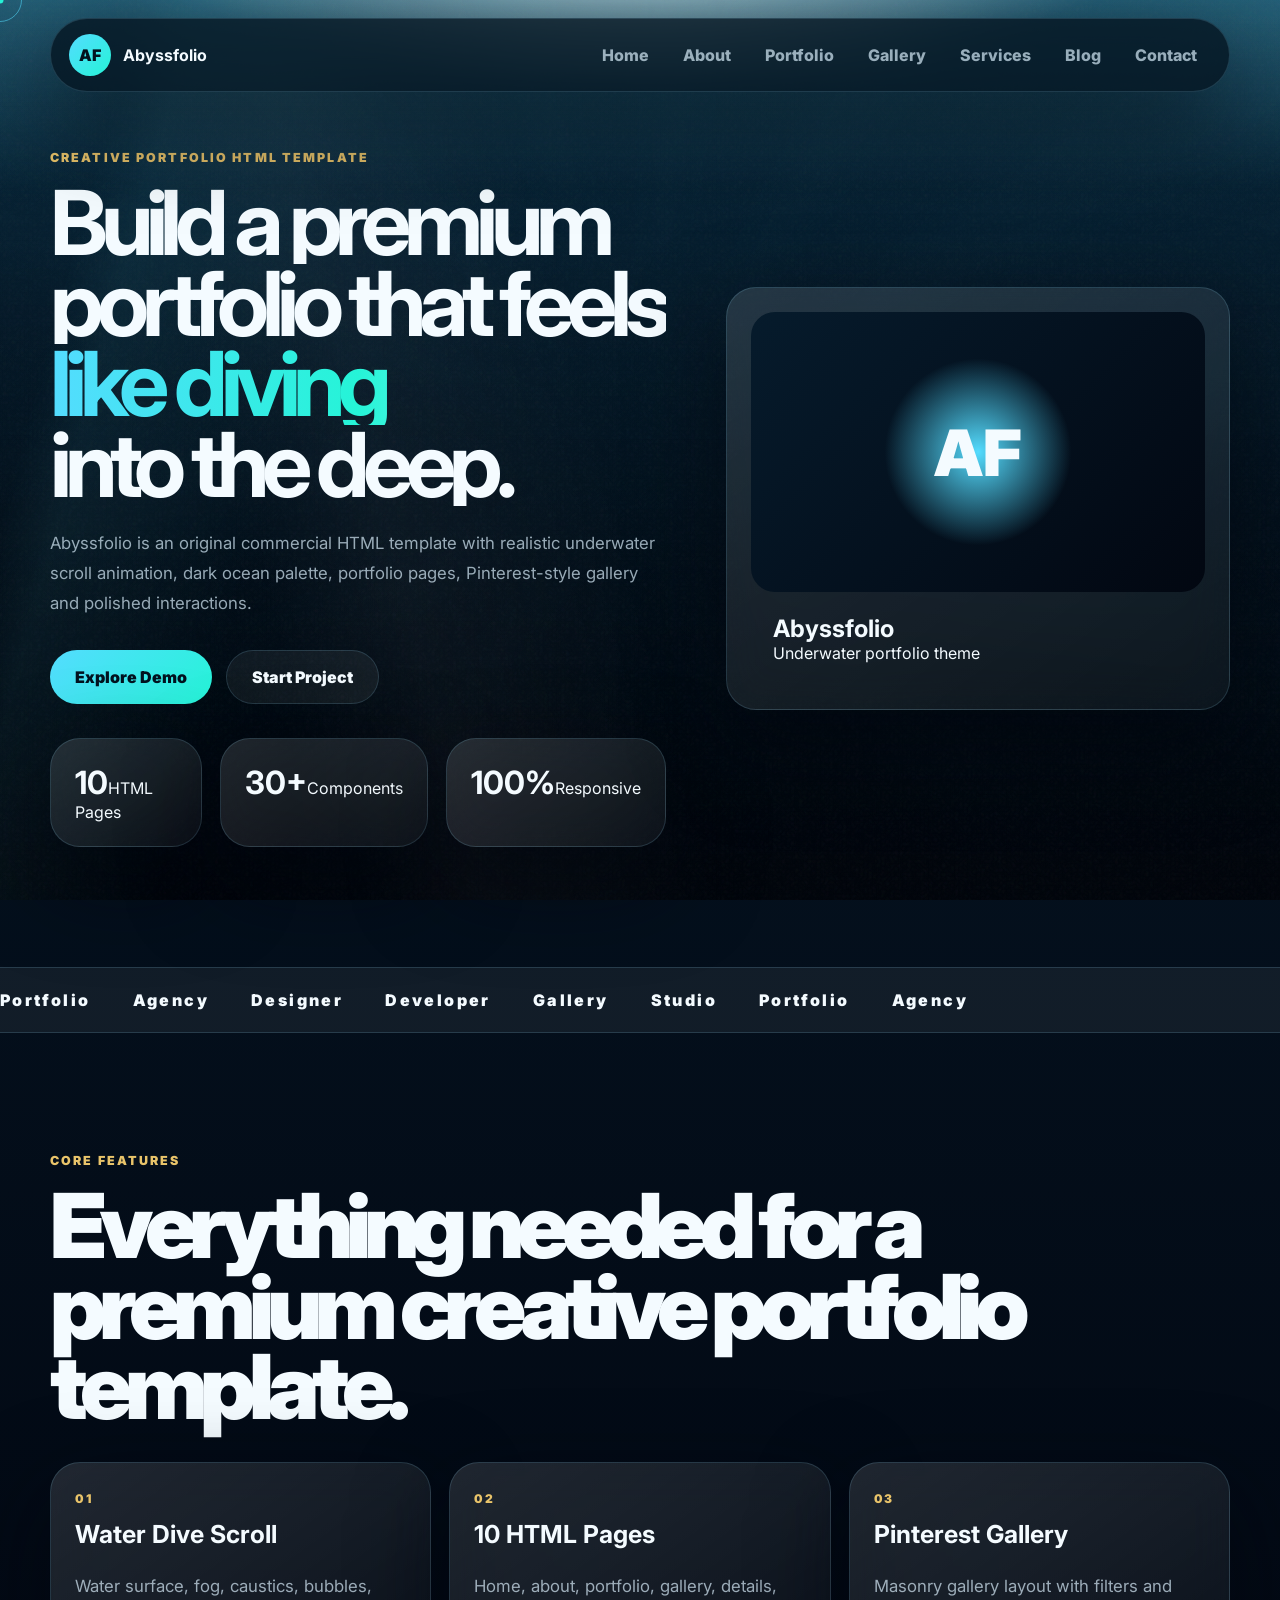
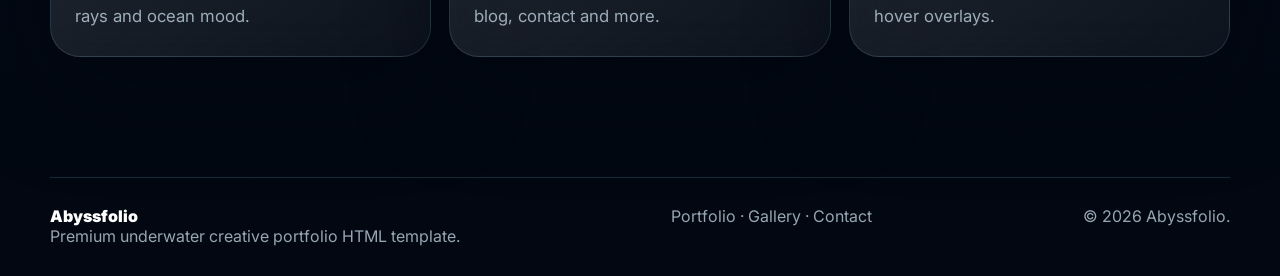
<file: index.html>
<!doctype html><html lang="en"><head><meta charset="UTF-8"><meta name="viewport" content="width=device-width,initial-scale=1.0"><title>Home — Abyssfolio</title><meta name="description" content="Premium underwater creative portfolio HTML template."><link rel="stylesheet" href="assets/css/main.css"></head><body><div class="preloader"><div class="loader"><span>AF</span><small>ABYSSFOLIO</small></div></div><div class="water-world"><div class="water-surface"></div><div class="water-caustics"></div><div class="water-fog"></div><div class="water-rays"></div><div class="bubble bubble-a"></div><div class="bubble bubble-b"></div><div class="bubble bubble-c"></div></div><div class="cursor-dot"></div><div class="cursor-ring"></div><div class="grain"></div><header class="site-header"><a href="index.html" class="brand"><span>AF</span><strong>Abyssfolio</strong></a><nav class="site-nav" data-nav><a href="index.html">Home</a><a href="about.html">About</a><a href="portfolio.html">Portfolio</a><a href="gallery.html">Gallery</a><a href="services.html">Services</a><a href="blog.html">Blog</a><a href="contact.html">Contact</a></nav><button class="menu-toggle" data-menu-toggle><span></span><span></span></button></header><main><section class="hero section"><div><p class="eyebrow reveal">Creative Portfolio HTML Template</p><h1 class="hero-title"><span><b>Build a premium</b></span><span><b>portfolio that feels</b></span><span class="gradient"><b>like diving</b></span><span><b>into the deep.</b></span></h1><p class="hero-text reveal">Abyssfolio is an original commercial HTML template with realistic underwater scroll animation, dark ocean palette, portfolio pages, Pinterest-style gallery and polished interactions.</p><div class="actions reveal"><a class="btn primary" href="portfolio.html">Explore Demo</a><a class="btn ghost" href="contact.html">Start Project</a></div><div class="stats reveal"><div><strong data-count="10">10</strong><span>HTML Pages</span></div><div><strong>30+</strong><span>Components</span></div><div><strong>100%</strong><span>Responsive</span></div></div></div><div class="hero-visual reveal"><div class="demo-card"><div class="demo-screen"><span>AF</span></div><div class="demo-meta"><h2>Abyssfolio</h2><p>Underwater portfolio theme</p></div></div></div></section><section class="marquee"><div><span>Portfolio</span><span>Agency</span><span>Designer</span><span>Developer</span><span>Gallery</span><span>Studio</span><span>Portfolio</span><span>Agency</span></div></section><section class="section"><p class="eyebrow reveal">Core Features</p><h2 class="section-title reveal">Everything needed for a premium creative portfolio template.</h2><div class="feature-grid"><article class="card reveal"><span>01</span><h3>Water Dive Scroll</h3><p>Water surface, fog, caustics, bubbles, rays and ocean mood.</p></article><article class="card reveal"><span>02</span><h3>10 HTML Pages</h3><p>Home, about, portfolio, gallery, details, blog, contact and more.</p></article><article class="card reveal"><span>03</span><h3>Pinterest Gallery</h3><p>Masonry gallery layout with filters and hover overlays.</p></article></div></section></main><footer class="site-footer"><div><a class="footer-brand" href="index.html">Abyssfolio</a><p>Premium underwater creative portfolio HTML template.</p></div><div><a href="portfolio.html">Portfolio</a> · <a href="gallery.html">Gallery</a> · <a href="contact.html">Contact</a></div><p>© <span data-year></span> Abyssfolio.</p></footer><script src="assets/js/main.js"></script></body></html>
</file>
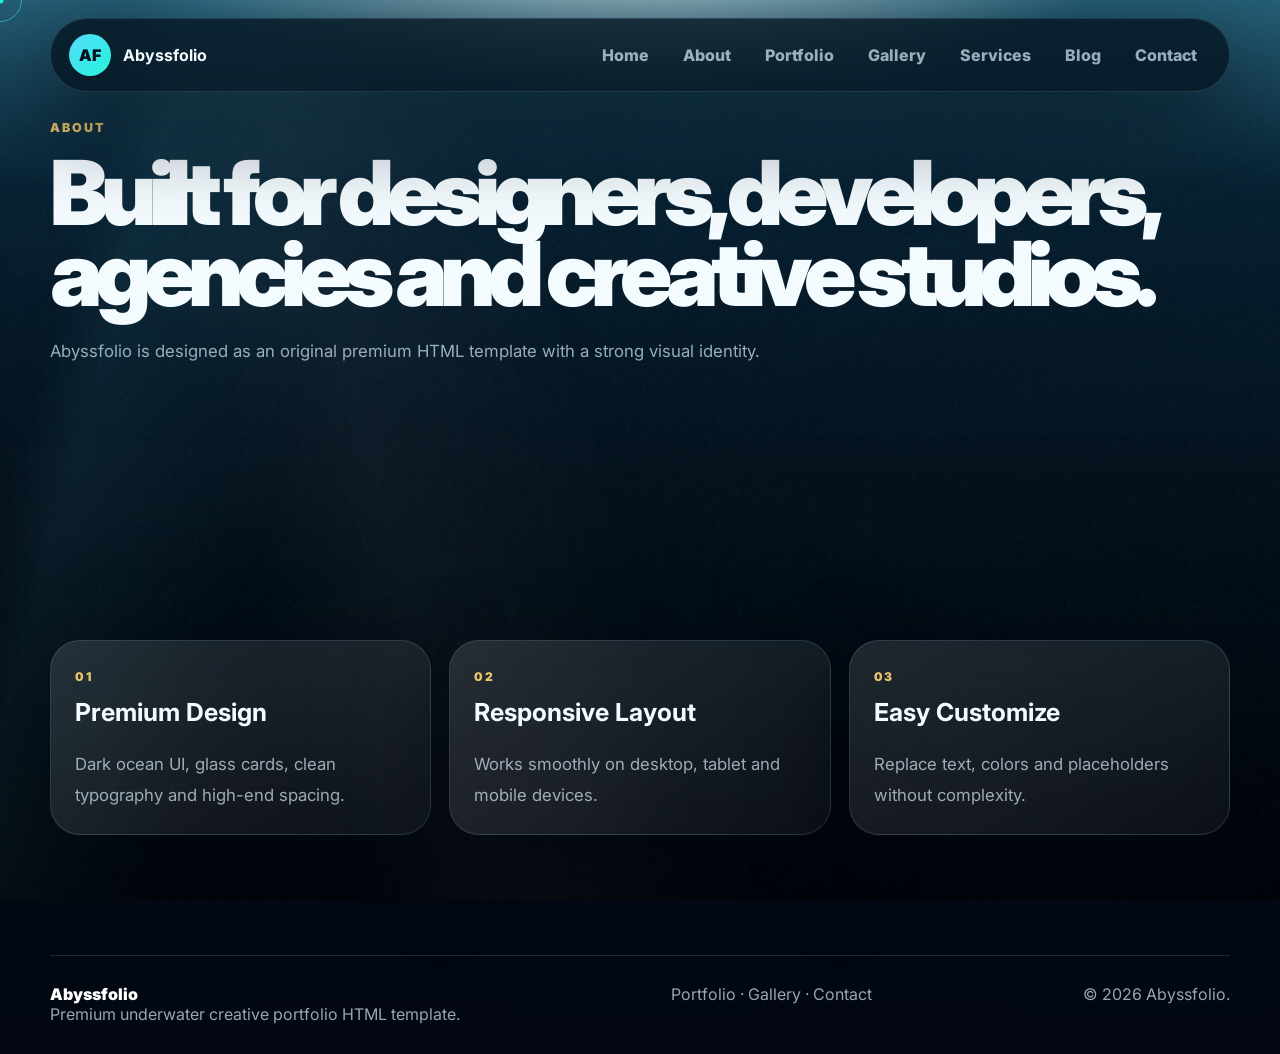
<file: about.html>
<!doctype html><html lang="en"><head><meta charset="UTF-8"><meta name="viewport" content="width=device-width,initial-scale=1.0"><title>About — Abyssfolio</title><meta name="description" content="Premium underwater creative portfolio HTML template."><link rel="stylesheet" href="assets/css/main.css"></head><body><div class="preloader"><div class="loader"><span>AF</span><small>ABYSSFOLIO</small></div></div><div class="water-world"><div class="water-surface"></div><div class="water-caustics"></div><div class="water-fog"></div><div class="water-rays"></div><div class="bubble bubble-a"></div><div class="bubble bubble-b"></div><div class="bubble bubble-c"></div></div><div class="cursor-dot"></div><div class="cursor-ring"></div><div class="grain"></div><header class="site-header"><a href="index.html" class="brand"><span>AF</span><strong>Abyssfolio</strong></a><nav class="site-nav" data-nav><a href="index.html">Home</a><a href="about.html">About</a><a href="portfolio.html">Portfolio</a><a href="gallery.html">Gallery</a><a href="services.html">Services</a><a href="blog.html">Blog</a><a href="contact.html">Contact</a></nav><button class="menu-toggle" data-menu-toggle><span></span><span></span></button></header><main><section class="section"><p class="eyebrow reveal">About</p><h1 class="page-title reveal">Built for designers, developers, agencies and creative studios.</h1><p class="page-text reveal">Abyssfolio is designed as an original premium HTML template with a strong visual identity.</p></section><section class="section"><div class="feature-grid"><article class="card reveal"><span>01</span><h3>Premium Design</h3><p>Dark ocean UI, glass cards, clean typography and high-end spacing.</p></article><article class="card reveal"><span>02</span><h3>Responsive Layout</h3><p>Works smoothly on desktop, tablet and mobile devices.</p></article><article class="card reveal"><span>03</span><h3>Easy Customize</h3><p>Replace text, colors and placeholders without complexity.</p></article></div></section></main><footer class="site-footer"><div><a class="footer-brand" href="index.html">Abyssfolio</a><p>Premium underwater creative portfolio HTML template.</p></div><div><a href="portfolio.html">Portfolio</a> · <a href="gallery.html">Gallery</a> · <a href="contact.html">Contact</a></div><p>© <span data-year></span> Abyssfolio.</p></footer><script src="assets/js/main.js"></script></body></html>
</file>
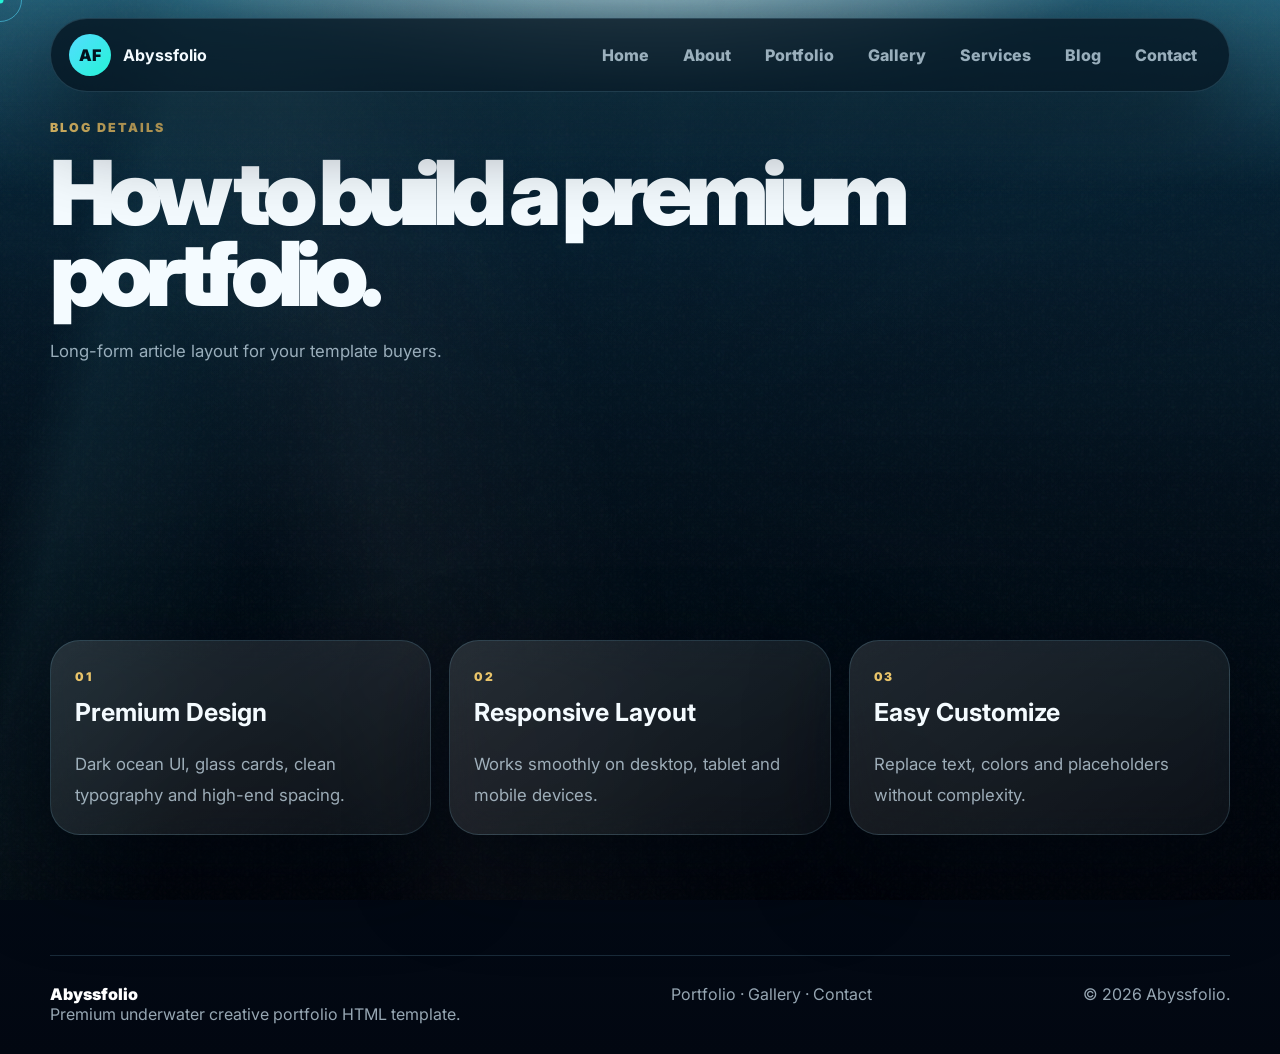
<file: blog-details.html>
<!doctype html><html lang="en"><head><meta charset="UTF-8"><meta name="viewport" content="width=device-width,initial-scale=1.0"><title>Blog Details — Abyssfolio</title><meta name="description" content="Premium underwater creative portfolio HTML template."><link rel="stylesheet" href="assets/css/main.css"></head><body><div class="preloader"><div class="loader"><span>AF</span><small>ABYSSFOLIO</small></div></div><div class="water-world"><div class="water-surface"></div><div class="water-caustics"></div><div class="water-fog"></div><div class="water-rays"></div><div class="bubble bubble-a"></div><div class="bubble bubble-b"></div><div class="bubble bubble-c"></div></div><div class="cursor-dot"></div><div class="cursor-ring"></div><div class="grain"></div><header class="site-header"><a href="index.html" class="brand"><span>AF</span><strong>Abyssfolio</strong></a><nav class="site-nav" data-nav><a href="index.html">Home</a><a href="about.html">About</a><a href="portfolio.html">Portfolio</a><a href="gallery.html">Gallery</a><a href="services.html">Services</a><a href="blog.html">Blog</a><a href="contact.html">Contact</a></nav><button class="menu-toggle" data-menu-toggle><span></span><span></span></button></header><main><section class="section"><p class="eyebrow reveal">Blog Details</p><h1 class="page-title reveal">How to build a premium portfolio.</h1><p class="page-text reveal">Long-form article layout for your template buyers.</p></section><section class="section"><div class="feature-grid"><article class="card reveal"><span>01</span><h3>Premium Design</h3><p>Dark ocean UI, glass cards, clean typography and high-end spacing.</p></article><article class="card reveal"><span>02</span><h3>Responsive Layout</h3><p>Works smoothly on desktop, tablet and mobile devices.</p></article><article class="card reveal"><span>03</span><h3>Easy Customize</h3><p>Replace text, colors and placeholders without complexity.</p></article></div></section></main><footer class="site-footer"><div><a class="footer-brand" href="index.html">Abyssfolio</a><p>Premium underwater creative portfolio HTML template.</p></div><div><a href="portfolio.html">Portfolio</a> · <a href="gallery.html">Gallery</a> · <a href="contact.html">Contact</a></div><p>© <span data-year></span> Abyssfolio.</p></footer><script src="assets/js/main.js"></script></body></html>
</file>
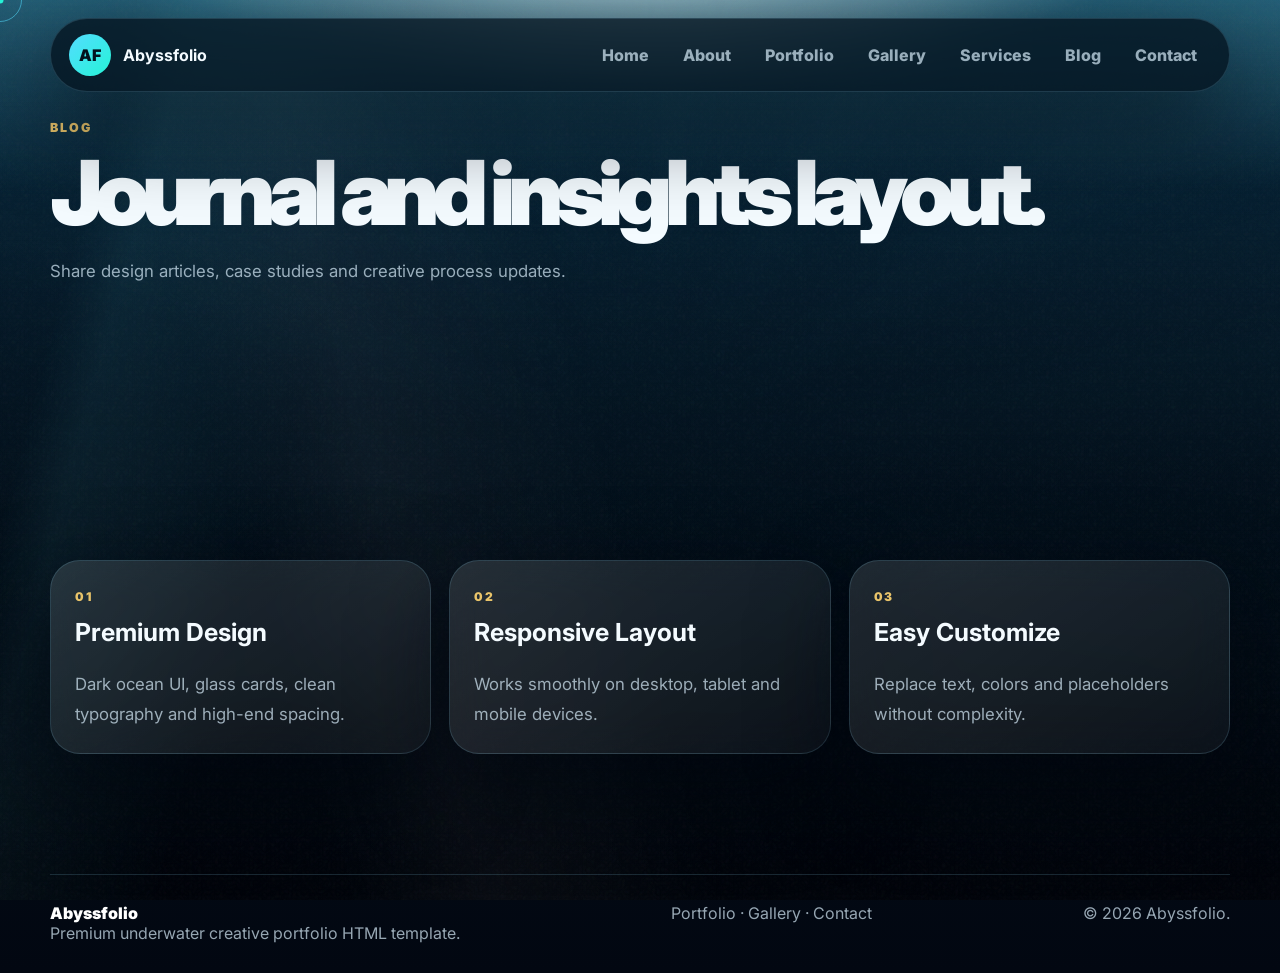
<file: blog.html>
<!doctype html><html lang="en"><head><meta charset="UTF-8"><meta name="viewport" content="width=device-width,initial-scale=1.0"><title>Blog — Abyssfolio</title><meta name="description" content="Premium underwater creative portfolio HTML template."><link rel="stylesheet" href="assets/css/main.css"></head><body><div class="preloader"><div class="loader"><span>AF</span><small>ABYSSFOLIO</small></div></div><div class="water-world"><div class="water-surface"></div><div class="water-caustics"></div><div class="water-fog"></div><div class="water-rays"></div><div class="bubble bubble-a"></div><div class="bubble bubble-b"></div><div class="bubble bubble-c"></div></div><div class="cursor-dot"></div><div class="cursor-ring"></div><div class="grain"></div><header class="site-header"><a href="index.html" class="brand"><span>AF</span><strong>Abyssfolio</strong></a><nav class="site-nav" data-nav><a href="index.html">Home</a><a href="about.html">About</a><a href="portfolio.html">Portfolio</a><a href="gallery.html">Gallery</a><a href="services.html">Services</a><a href="blog.html">Blog</a><a href="contact.html">Contact</a></nav><button class="menu-toggle" data-menu-toggle><span></span><span></span></button></header><main><section class="section"><p class="eyebrow reveal">Blog</p><h1 class="page-title reveal">Journal and insights layout.</h1><p class="page-text reveal">Share design articles, case studies and creative process updates.</p></section><section class="section"><div class="feature-grid"><article class="card reveal"><span>01</span><h3>Premium Design</h3><p>Dark ocean UI, glass cards, clean typography and high-end spacing.</p></article><article class="card reveal"><span>02</span><h3>Responsive Layout</h3><p>Works smoothly on desktop, tablet and mobile devices.</p></article><article class="card reveal"><span>03</span><h3>Easy Customize</h3><p>Replace text, colors and placeholders without complexity.</p></article></div></section></main><footer class="site-footer"><div><a class="footer-brand" href="index.html">Abyssfolio</a><p>Premium underwater creative portfolio HTML template.</p></div><div><a href="portfolio.html">Portfolio</a> · <a href="gallery.html">Gallery</a> · <a href="contact.html">Contact</a></div><p>© <span data-year></span> Abyssfolio.</p></footer><script src="assets/js/main.js"></script></body></html>
</file>
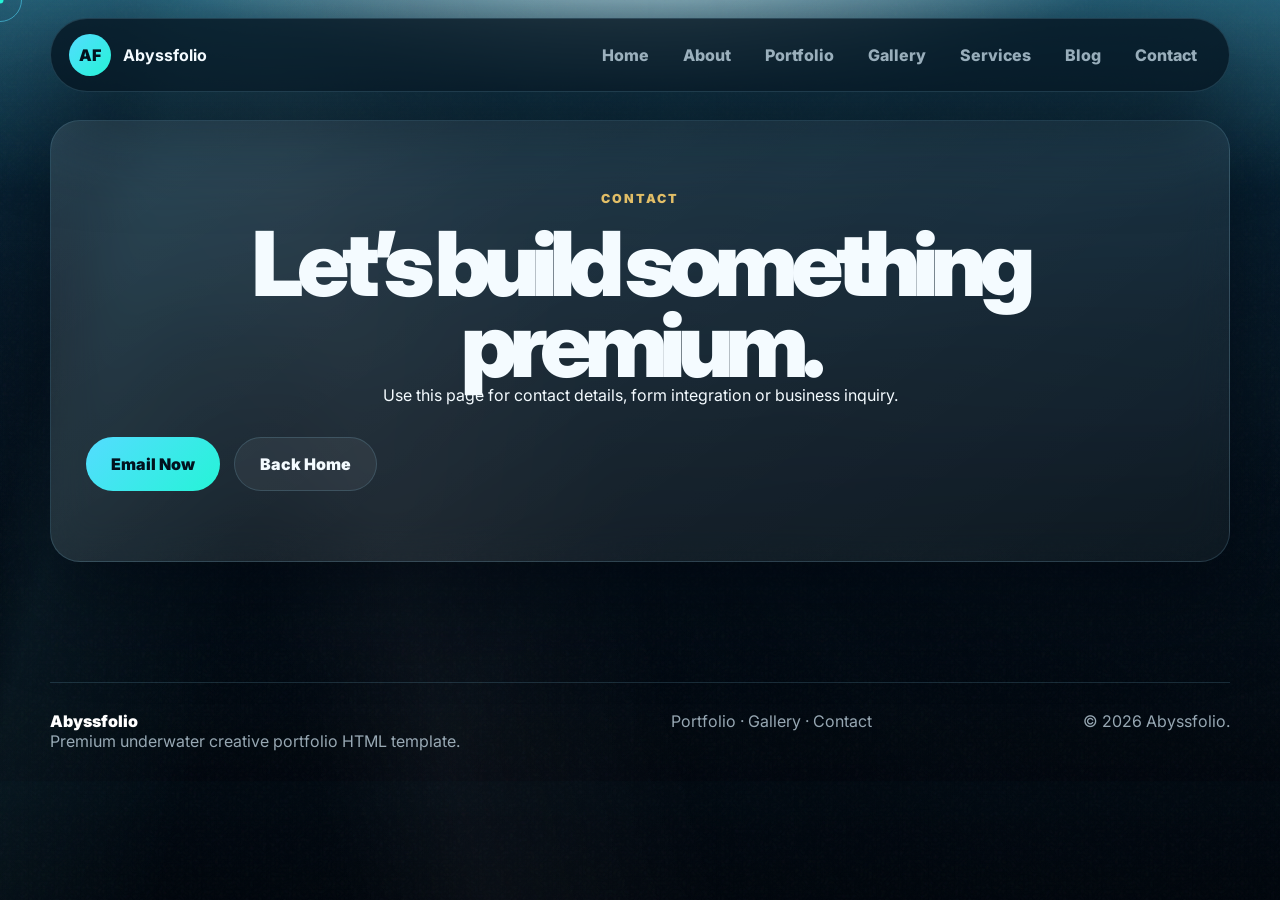
<file: contact.html>
<!doctype html><html lang="en"><head><meta charset="UTF-8"><meta name="viewport" content="width=device-width,initial-scale=1.0"><title>Contact — Abyssfolio</title><meta name="description" content="Premium underwater creative portfolio HTML template."><link rel="stylesheet" href="assets/css/main.css"></head><body><div class="preloader"><div class="loader"><span>AF</span><small>ABYSSFOLIO</small></div></div><div class="water-world"><div class="water-surface"></div><div class="water-caustics"></div><div class="water-fog"></div><div class="water-rays"></div><div class="bubble bubble-a"></div><div class="bubble bubble-b"></div><div class="bubble bubble-c"></div></div><div class="cursor-dot"></div><div class="cursor-ring"></div><div class="grain"></div><header class="site-header"><a href="index.html" class="brand"><span>AF</span><strong>Abyssfolio</strong></a><nav class="site-nav" data-nav><a href="index.html">Home</a><a href="about.html">About</a><a href="portfolio.html">Portfolio</a><a href="gallery.html">Gallery</a><a href="services.html">Services</a><a href="blog.html">Blog</a><a href="contact.html">Contact</a></nav><button class="menu-toggle" data-menu-toggle><span></span><span></span></button></header><main><section class="section"><div class="contact-card reveal"><p class="eyebrow">Contact</p><h1 class="page-title">Let’s build something premium.</h1><p>Use this page for contact details, form integration or business inquiry.</p><div class="actions"><a class="btn primary" href="mailto:hello@example.com">Email Now</a><a class="btn ghost" href="index.html">Back Home</a></div></div></section></main><footer class="site-footer"><div><a class="footer-brand" href="index.html">Abyssfolio</a><p>Premium underwater creative portfolio HTML template.</p></div><div><a href="portfolio.html">Portfolio</a> · <a href="gallery.html">Gallery</a> · <a href="contact.html">Contact</a></div><p>© <span data-year></span> Abyssfolio.</p></footer><script src="assets/js/main.js"></script></body></html>
</file>
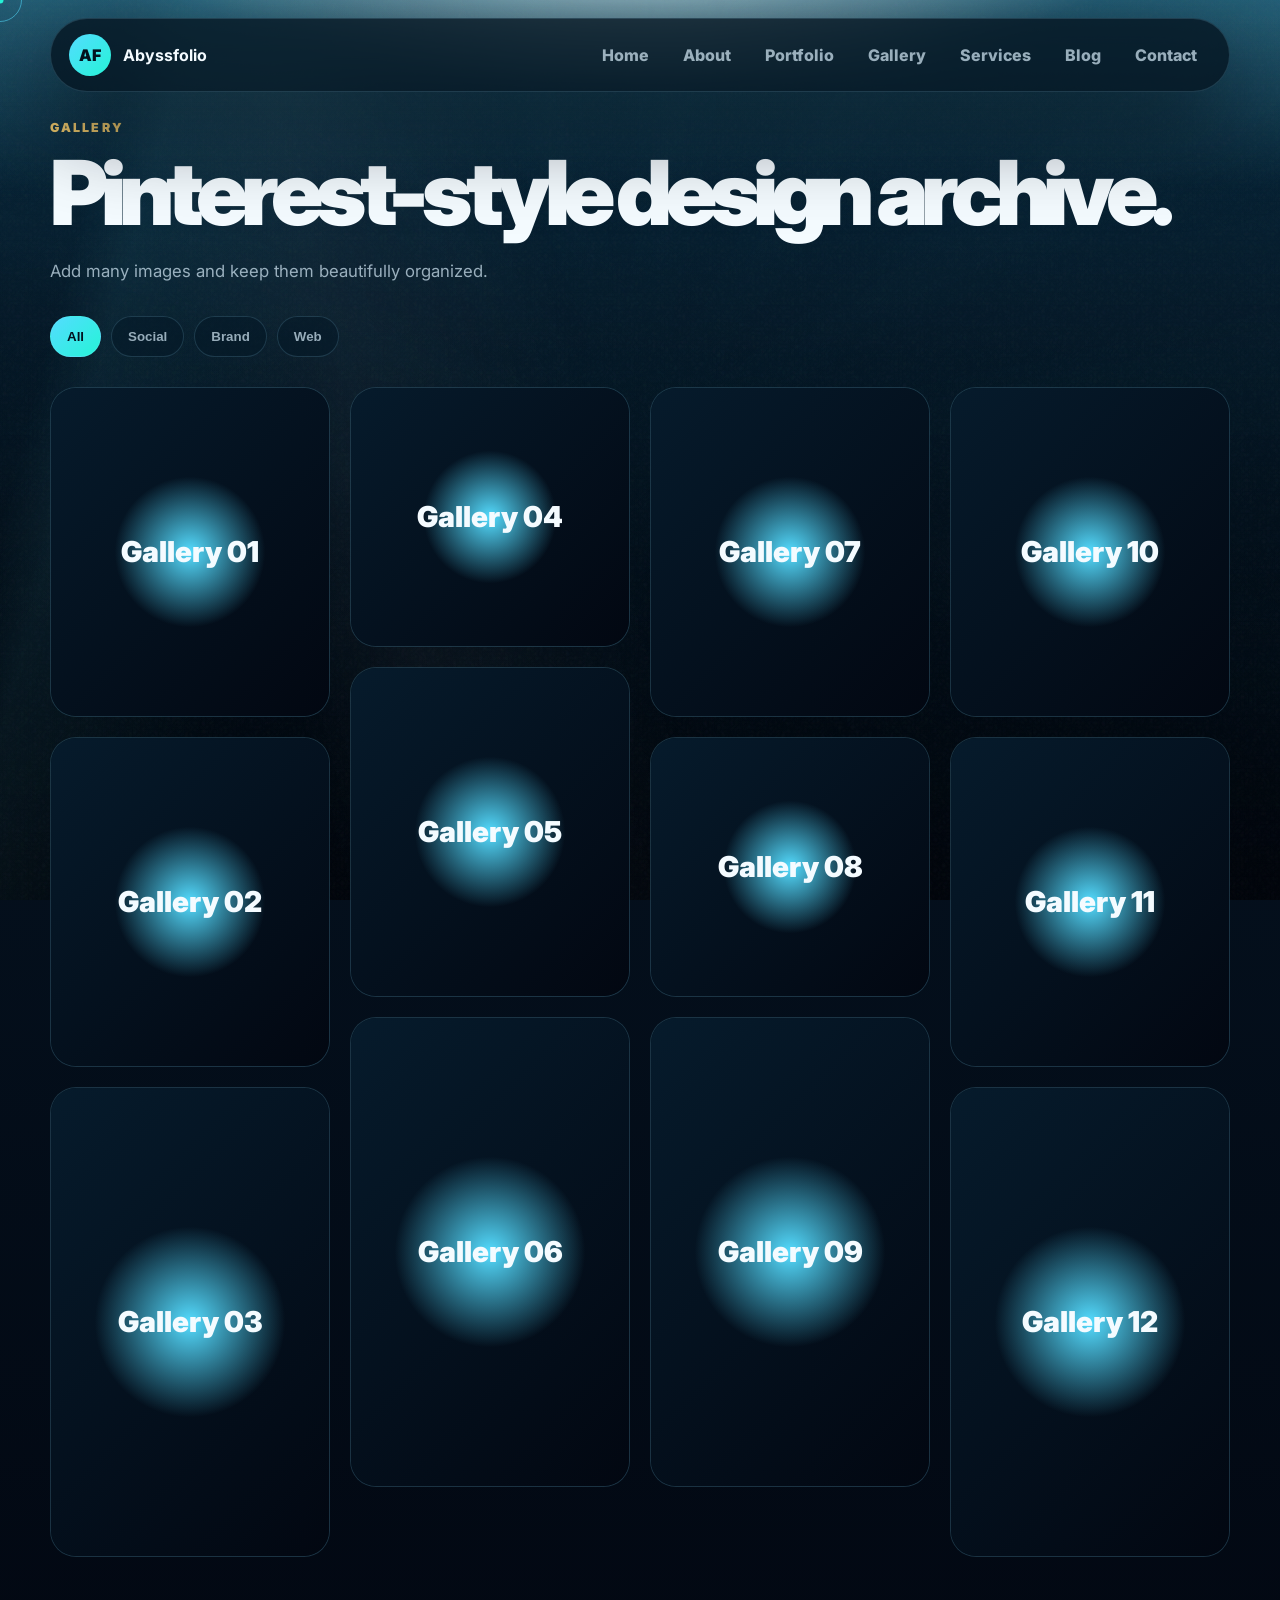
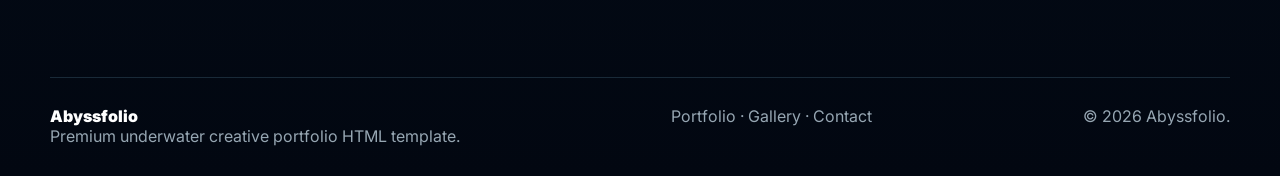
<file: gallery.html>
<!doctype html><html lang="en"><head><meta charset="UTF-8"><meta name="viewport" content="width=device-width,initial-scale=1.0"><title>Gallery — Abyssfolio</title><meta name="description" content="Premium underwater creative portfolio HTML template."><link rel="stylesheet" href="assets/css/main.css"></head><body><div class="preloader"><div class="loader"><span>AF</span><small>ABYSSFOLIO</small></div></div><div class="water-world"><div class="water-surface"></div><div class="water-caustics"></div><div class="water-fog"></div><div class="water-rays"></div><div class="bubble bubble-a"></div><div class="bubble bubble-b"></div><div class="bubble bubble-c"></div></div><div class="cursor-dot"></div><div class="cursor-ring"></div><div class="grain"></div><header class="site-header"><a href="index.html" class="brand"><span>AF</span><strong>Abyssfolio</strong></a><nav class="site-nav" data-nav><a href="index.html">Home</a><a href="about.html">About</a><a href="portfolio.html">Portfolio</a><a href="gallery.html">Gallery</a><a href="services.html">Services</a><a href="blog.html">Blog</a><a href="contact.html">Contact</a></nav><button class="menu-toggle" data-menu-toggle><span></span><span></span></button></header><main><section class="section"><p class="eyebrow reveal">Gallery</p><h1 class="page-title reveal">Pinterest-style design archive.</h1><p class="page-text reveal">Add many images and keep them beautifully organized.</p><div class="filter-bar reveal"><button class="filter-btn active" data-filter="all">All</button><button class="filter-btn" data-filter="social">Social</button><button class="filter-btn" data-filter="brand">Brand</button><button class="filter-btn" data-filter="web">Web</button></div><div class="masonry"><article class="gallery-item  reveal" data-category="brand"><div class="gallery-placeholder">Gallery 01</div><div class="overlay"><span>Design</span><h3>Creative Work 01</h3><p>Replace this placeholder with your own image.</p></div></article><article class="gallery-item  reveal" data-category="web"><div class="gallery-placeholder">Gallery 02</div><div class="overlay"><span>Design</span><h3>Creative Work 02</h3><p>Replace this placeholder with your own image.</p></div></article><article class="gallery-item tall reveal" data-category="social"><div class="gallery-placeholder">Gallery 03</div><div class="overlay"><span>Design</span><h3>Creative Work 03</h3><p>Replace this placeholder with your own image.</p></div></article><article class="gallery-item small reveal" data-category="brand"><div class="gallery-placeholder">Gallery 04</div><div class="overlay"><span>Design</span><h3>Creative Work 04</h3><p>Replace this placeholder with your own image.</p></div></article><article class="gallery-item  reveal" data-category="web"><div class="gallery-placeholder">Gallery 05</div><div class="overlay"><span>Design</span><h3>Creative Work 05</h3><p>Replace this placeholder with your own image.</p></div></article><article class="gallery-item tall reveal" data-category="social"><div class="gallery-placeholder">Gallery 06</div><div class="overlay"><span>Design</span><h3>Creative Work 06</h3><p>Replace this placeholder with your own image.</p></div></article><article class="gallery-item  reveal" data-category="brand"><div class="gallery-placeholder">Gallery 07</div><div class="overlay"><span>Design</span><h3>Creative Work 07</h3><p>Replace this placeholder with your own image.</p></div></article><article class="gallery-item small reveal" data-category="web"><div class="gallery-placeholder">Gallery 08</div><div class="overlay"><span>Design</span><h3>Creative Work 08</h3><p>Replace this placeholder with your own image.</p></div></article><article class="gallery-item tall reveal" data-category="social"><div class="gallery-placeholder">Gallery 09</div><div class="overlay"><span>Design</span><h3>Creative Work 09</h3><p>Replace this placeholder with your own image.</p></div></article><article class="gallery-item  reveal" data-category="brand"><div class="gallery-placeholder">Gallery 10</div><div class="overlay"><span>Design</span><h3>Creative Work 10</h3><p>Replace this placeholder with your own image.</p></div></article><article class="gallery-item  reveal" data-category="web"><div class="gallery-placeholder">Gallery 11</div><div class="overlay"><span>Design</span><h3>Creative Work 11</h3><p>Replace this placeholder with your own image.</p></div></article><article class="gallery-item tall reveal" data-category="social"><div class="gallery-placeholder">Gallery 12</div><div class="overlay"><span>Design</span><h3>Creative Work 12</h3><p>Replace this placeholder with your own image.</p></div></article></div></section></main><footer class="site-footer"><div><a class="footer-brand" href="index.html">Abyssfolio</a><p>Premium underwater creative portfolio HTML template.</p></div><div><a href="portfolio.html">Portfolio</a> · <a href="gallery.html">Gallery</a> · <a href="contact.html">Contact</a></div><p>© <span data-year></span> Abyssfolio.</p></footer><script src="assets/js/main.js"></script></body></html>
</file>
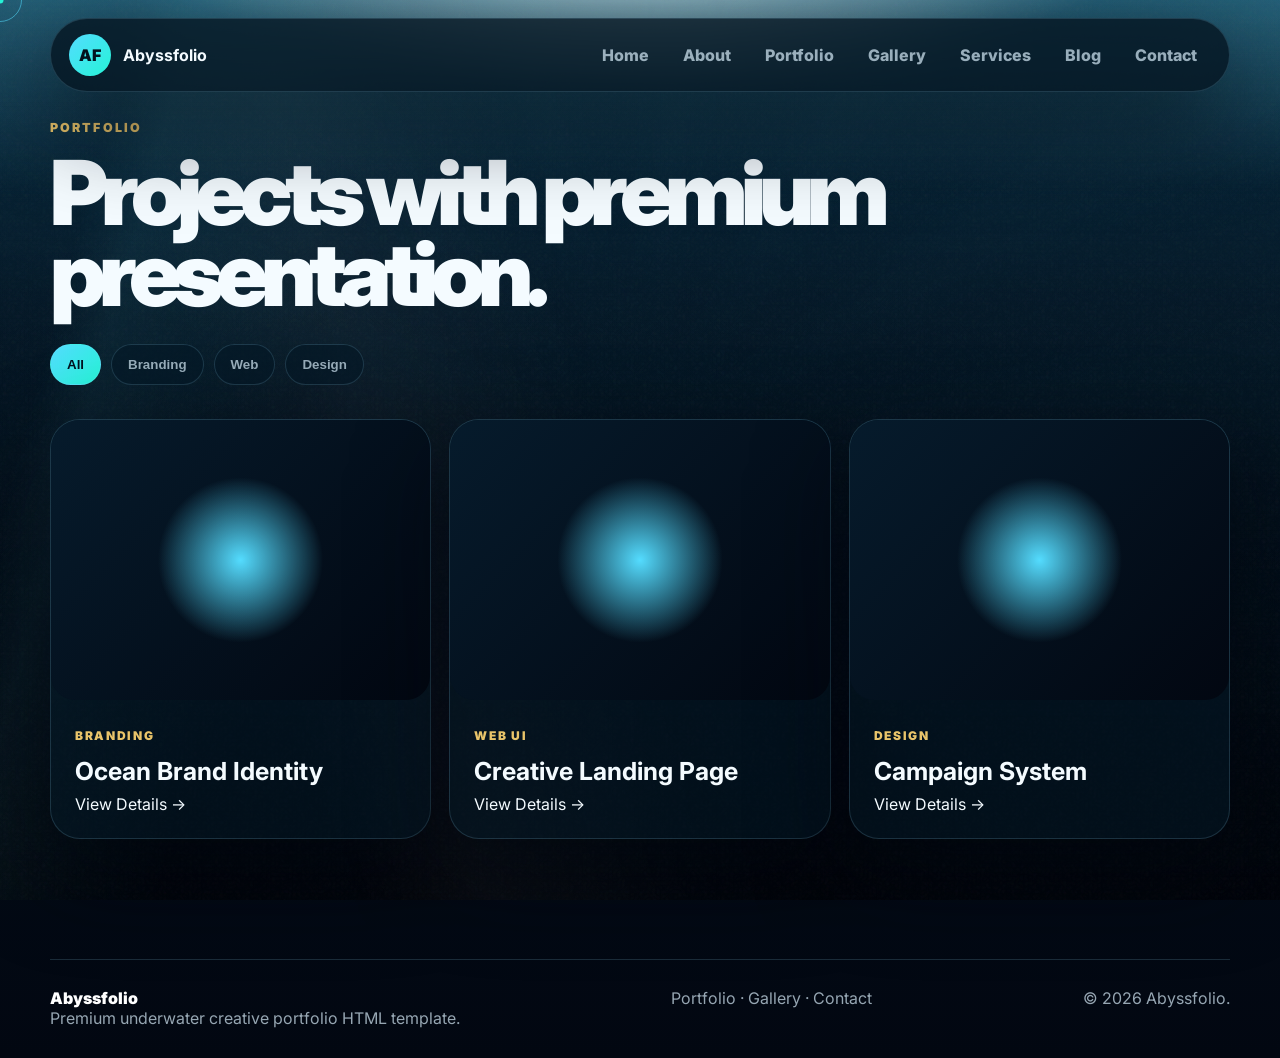
<file: portfolio.html>
<!doctype html><html lang="en"><head><meta charset="UTF-8"><meta name="viewport" content="width=device-width,initial-scale=1.0"><title>Portfolio — Abyssfolio</title><meta name="description" content="Premium underwater creative portfolio HTML template."><link rel="stylesheet" href="assets/css/main.css"></head><body><div class="preloader"><div class="loader"><span>AF</span><small>ABYSSFOLIO</small></div></div><div class="water-world"><div class="water-surface"></div><div class="water-caustics"></div><div class="water-fog"></div><div class="water-rays"></div><div class="bubble bubble-a"></div><div class="bubble bubble-b"></div><div class="bubble bubble-c"></div></div><div class="cursor-dot"></div><div class="cursor-ring"></div><div class="grain"></div><header class="site-header"><a href="index.html" class="brand"><span>AF</span><strong>Abyssfolio</strong></a><nav class="site-nav" data-nav><a href="index.html">Home</a><a href="about.html">About</a><a href="portfolio.html">Portfolio</a><a href="gallery.html">Gallery</a><a href="services.html">Services</a><a href="blog.html">Blog</a><a href="contact.html">Contact</a></nav><button class="menu-toggle" data-menu-toggle><span></span><span></span></button></header><main><section class="section"><p class="eyebrow reveal">Portfolio</p><h1 class="page-title reveal">Projects with premium presentation.</h1><div class="filter-bar reveal"><button class="filter-btn active" data-filter="all">All</button><button class="filter-btn" data-filter="branding">Branding</button><button class="filter-btn" data-filter="web">Web</button><button class="filter-btn" data-filter="design">Design</button></div><div class="portfolio-grid"><a class="project-card reveal" data-category="branding" href="project-details.html"><div class="project-art"></div><div><span>Branding</span><h3>Ocean Brand Identity</h3><p>View Details →</p></div></a><a class="project-card reveal" data-category="web" href="project-details.html"><div class="project-art"></div><div><span>Web UI</span><h3>Creative Landing Page</h3><p>View Details →</p></div></a><a class="project-card reveal" data-category="design" href="project-details.html"><div class="project-art"></div><div><span>Design</span><h3>Campaign System</h3><p>View Details →</p></div></a></div></section></main><footer class="site-footer"><div><a class="footer-brand" href="index.html">Abyssfolio</a><p>Premium underwater creative portfolio HTML template.</p></div><div><a href="portfolio.html">Portfolio</a> · <a href="gallery.html">Gallery</a> · <a href="contact.html">Contact</a></div><p>© <span data-year></span> Abyssfolio.</p></footer><script src="assets/js/main.js"></script></body></html>
</file>
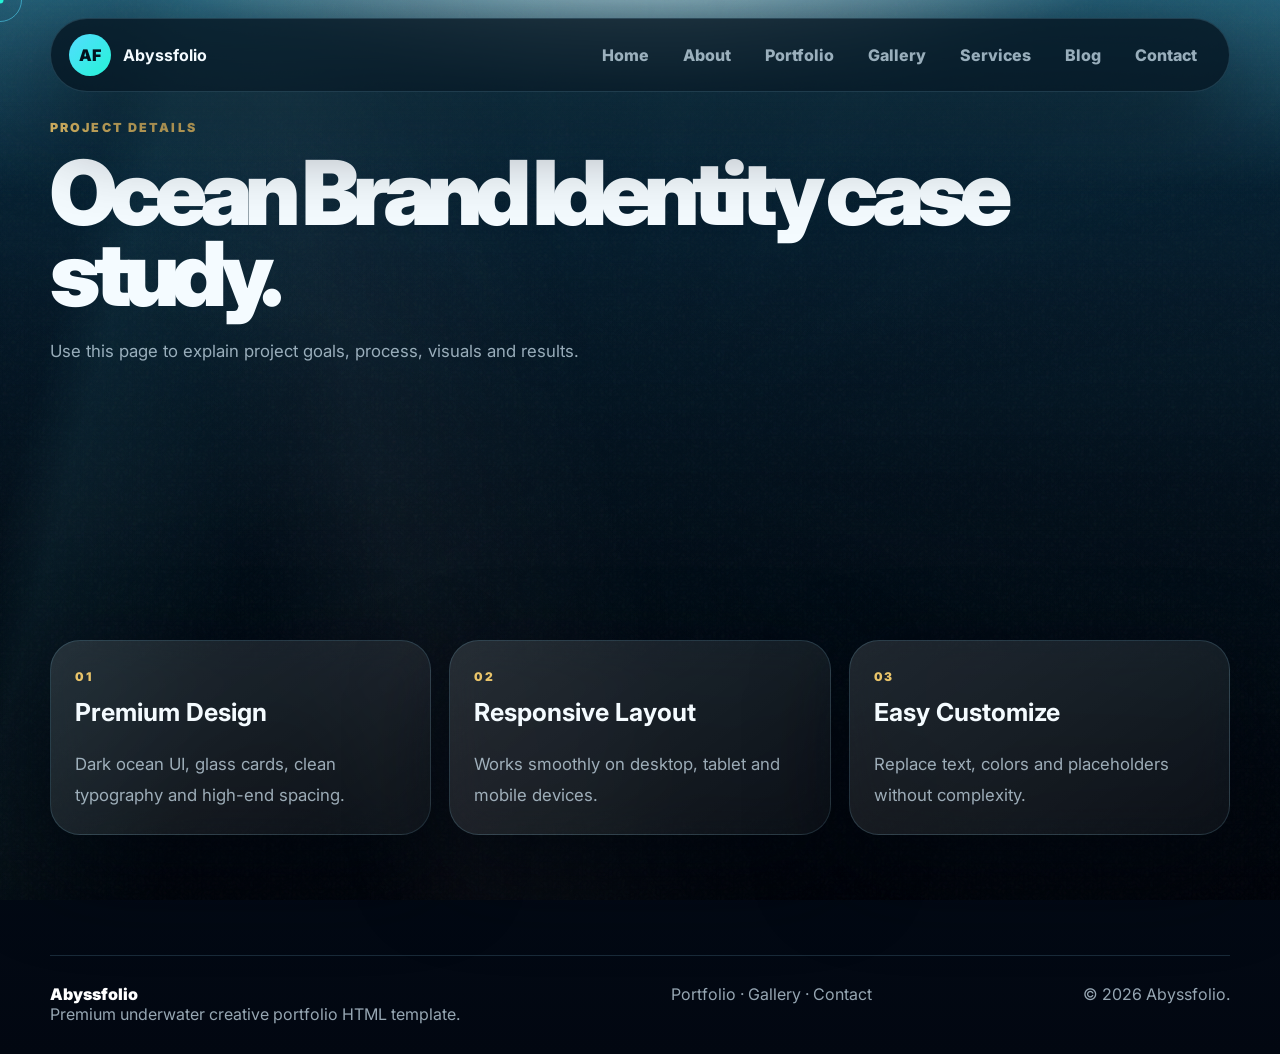
<file: project-details.html>
<!doctype html><html lang="en"><head><meta charset="UTF-8"><meta name="viewport" content="width=device-width,initial-scale=1.0"><title>Project Details — Abyssfolio</title><meta name="description" content="Premium underwater creative portfolio HTML template."><link rel="stylesheet" href="assets/css/main.css"></head><body><div class="preloader"><div class="loader"><span>AF</span><small>ABYSSFOLIO</small></div></div><div class="water-world"><div class="water-surface"></div><div class="water-caustics"></div><div class="water-fog"></div><div class="water-rays"></div><div class="bubble bubble-a"></div><div class="bubble bubble-b"></div><div class="bubble bubble-c"></div></div><div class="cursor-dot"></div><div class="cursor-ring"></div><div class="grain"></div><header class="site-header"><a href="index.html" class="brand"><span>AF</span><strong>Abyssfolio</strong></a><nav class="site-nav" data-nav><a href="index.html">Home</a><a href="about.html">About</a><a href="portfolio.html">Portfolio</a><a href="gallery.html">Gallery</a><a href="services.html">Services</a><a href="blog.html">Blog</a><a href="contact.html">Contact</a></nav><button class="menu-toggle" data-menu-toggle><span></span><span></span></button></header><main><section class="section"><p class="eyebrow reveal">Project Details</p><h1 class="page-title reveal">Ocean Brand Identity case study.</h1><p class="page-text reveal">Use this page to explain project goals, process, visuals and results.</p></section><section class="section"><div class="feature-grid"><article class="card reveal"><span>01</span><h3>Premium Design</h3><p>Dark ocean UI, glass cards, clean typography and high-end spacing.</p></article><article class="card reveal"><span>02</span><h3>Responsive Layout</h3><p>Works smoothly on desktop, tablet and mobile devices.</p></article><article class="card reveal"><span>03</span><h3>Easy Customize</h3><p>Replace text, colors and placeholders without complexity.</p></article></div></section></main><footer class="site-footer"><div><a class="footer-brand" href="index.html">Abyssfolio</a><p>Premium underwater creative portfolio HTML template.</p></div><div><a href="portfolio.html">Portfolio</a> · <a href="gallery.html">Gallery</a> · <a href="contact.html">Contact</a></div><p>© <span data-year></span> Abyssfolio.</p></footer><script src="assets/js/main.js"></script></body></html>
</file>
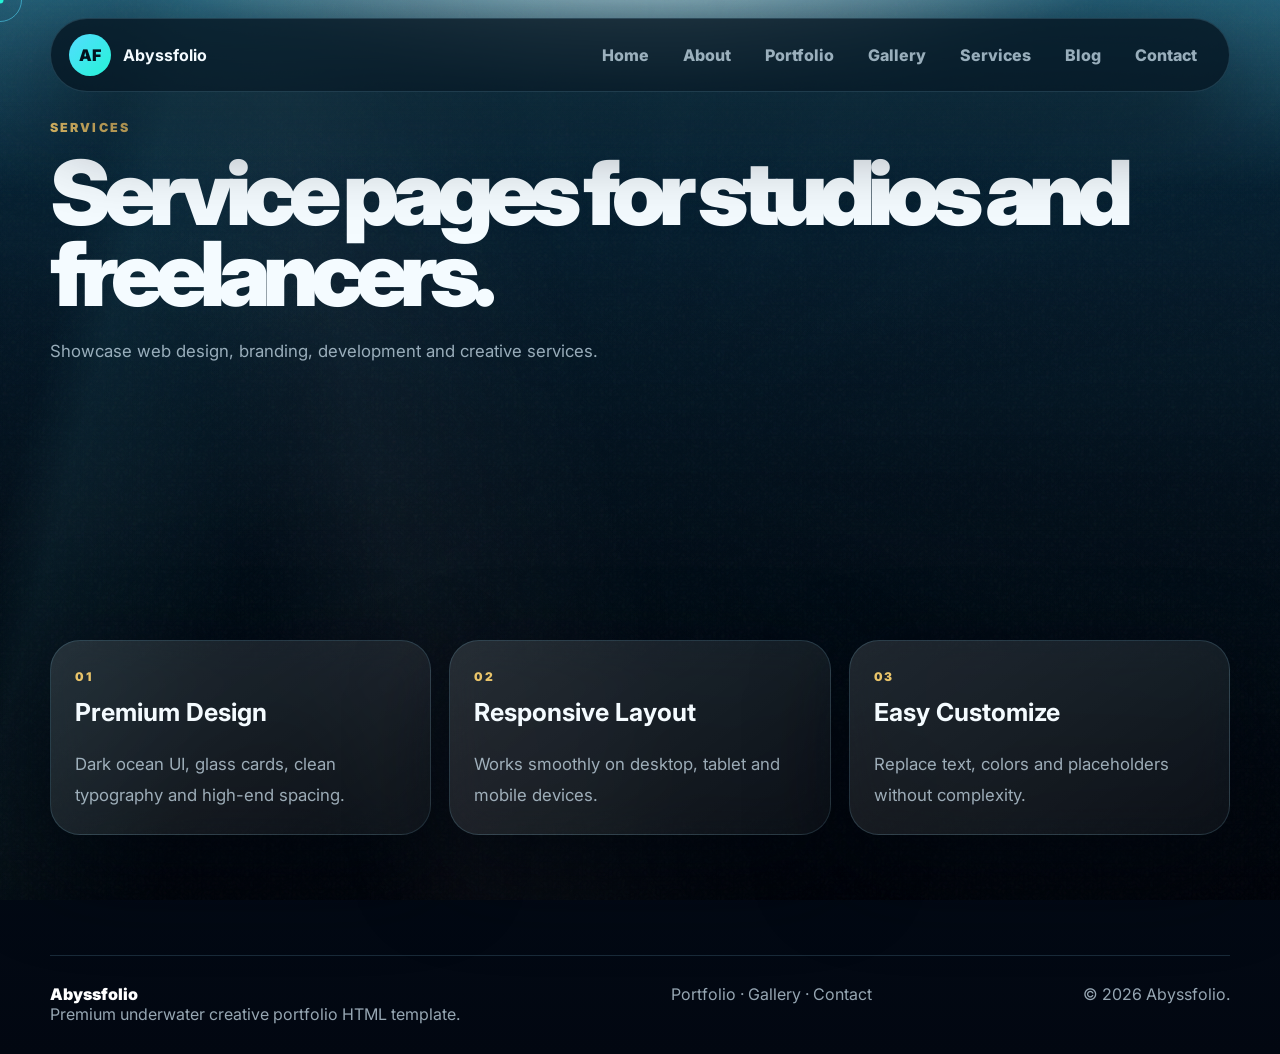
<file: services.html>
<!doctype html><html lang="en"><head><meta charset="UTF-8"><meta name="viewport" content="width=device-width,initial-scale=1.0"><title>Services — Abyssfolio</title><meta name="description" content="Premium underwater creative portfolio HTML template."><link rel="stylesheet" href="assets/css/main.css"></head><body><div class="preloader"><div class="loader"><span>AF</span><small>ABYSSFOLIO</small></div></div><div class="water-world"><div class="water-surface"></div><div class="water-caustics"></div><div class="water-fog"></div><div class="water-rays"></div><div class="bubble bubble-a"></div><div class="bubble bubble-b"></div><div class="bubble bubble-c"></div></div><div class="cursor-dot"></div><div class="cursor-ring"></div><div class="grain"></div><header class="site-header"><a href="index.html" class="brand"><span>AF</span><strong>Abyssfolio</strong></a><nav class="site-nav" data-nav><a href="index.html">Home</a><a href="about.html">About</a><a href="portfolio.html">Portfolio</a><a href="gallery.html">Gallery</a><a href="services.html">Services</a><a href="blog.html">Blog</a><a href="contact.html">Contact</a></nav><button class="menu-toggle" data-menu-toggle><span></span><span></span></button></header><main><section class="section"><p class="eyebrow reveal">Services</p><h1 class="page-title reveal">Service pages for studios and freelancers.</h1><p class="page-text reveal">Showcase web design, branding, development and creative services.</p></section><section class="section"><div class="feature-grid"><article class="card reveal"><span>01</span><h3>Premium Design</h3><p>Dark ocean UI, glass cards, clean typography and high-end spacing.</p></article><article class="card reveal"><span>02</span><h3>Responsive Layout</h3><p>Works smoothly on desktop, tablet and mobile devices.</p></article><article class="card reveal"><span>03</span><h3>Easy Customize</h3><p>Replace text, colors and placeholders without complexity.</p></article></div></section></main><footer class="site-footer"><div><a class="footer-brand" href="index.html">Abyssfolio</a><p>Premium underwater creative portfolio HTML template.</p></div><div><a href="portfolio.html">Portfolio</a> · <a href="gallery.html">Gallery</a> · <a href="contact.html">Contact</a></div><p>© <span data-year></span> Abyssfolio.</p></footer><script src="assets/js/main.js"></script></body></html>
</file>
<file: assets/css/main.css>
@import url('https://fonts.googleapis.com/css2?family=Inter:wght@400;600;700;800;900&display=swap');
:root{--bg:#020711;--text:#f4fbff;--muted:rgba(221,242,255,.68);--line:rgba(148,221,255,.16);--panel:rgba(5,24,39,.55);--cyan:#54dcff;--aqua:#25f4d7;--violet:#5f6bff;--gold:#e9c46a;--radius:30px;--shadow:0 34px 90px rgba(0,6,14,.62)}
*{box-sizing:border-box;margin:0;padding:0}html{scroll-behavior:smooth}body{font-family:Inter,sans-serif;background:linear-gradient(180deg,#061b2c,#04101d 45%,#020711);color:var(--text);overflow-x:hidden}a{text-decoration:none;color:inherit}.section{position:relative;z-index:2;width:min(1180px,calc(100% - 32px));margin:auto;padding:120px 0}
.grain{position:fixed;inset:0;z-index:1;pointer-events:none;opacity:.12;background-image:url("data:image/svg+xml,%3Csvg viewBox='0 0 260 260' xmlns='http://www.w3.org/2000/svg'%3E%3Cfilter id='n'%3E%3CfeTurbulence baseFrequency='.8' numOctaves='4'/%3E%3C/filter%3E%3Crect width='260' height='260' filter='url(%23n)' opacity='.35'/%3E%3C/svg%3E")}
.water-world{position:fixed;inset:0;z-index:0;pointer-events:none;overflow:hidden;background:linear-gradient(180deg,rgba(18,89,125,.22),rgba(0,7,16,.7))}.water-surface{position:absolute;left:-20%;right:-20%;top:-120px;height:310px;background:radial-gradient(ellipse at 50% 25%,rgba(240,255,255,.75),transparent 38%),linear-gradient(180deg,rgba(109,230,255,.45),transparent);filter:blur(8px);animation:surface 7s infinite alternate}.water-caustics{position:absolute;inset:-20%;background:repeating-conic-gradient(rgba(118,236,255,.06) 0 10deg,transparent 14deg 26deg);filter:blur(16px);opacity:.18;animation:spin 18s linear infinite}.water-fog{position:absolute;inset:0;background:linear-gradient(180deg,rgba(30,111,147,.08),rgba(0,3,8,.72))}.water-rays{position:absolute;inset:0;background:linear-gradient(105deg,transparent 0 9%,rgba(110,236,255,.18) 13%,transparent 27%),linear-gradient(75deg,transparent 0 22%,rgba(255,255,255,.11) 32%,transparent 49%);opacity:.32}.bubble{position:absolute;bottom:-140px;width:10px;height:10px;border-radius:50%;background:rgba(222,252,255,.38);box-shadow:70px -80px 0 rgba(222,252,255,.2),140px -20px 0 rgba(222,252,255,.28),230px -130px 0 rgba(222,252,255,.17);animation:bubble 13s linear infinite}.bubble-a{left:8%}.bubble-b{left:44%;animation-duration:17s}.bubble-c{left:72%;animation-duration:15s}@keyframes bubble{to{transform:translateY(-130vh) translateX(45px);opacity:.05}}@keyframes surface{to{transform:translateY(28px) scale(1.08)}}@keyframes spin{to{transform:rotate(18deg)}}
.preloader{position:fixed;inset:0;z-index:9999;background:#020711;display:grid;place-items:center;transition:.6s}.preloader.hide{opacity:0;visibility:hidden}.loader{width:140px;height:140px;border:1px solid var(--line);border-radius:40px;display:grid;place-items:center;background:var(--panel)}.loader span{font-size:3rem;font-weight:900;background:linear-gradient(135deg,var(--cyan),var(--aqua));-webkit-background-clip:text;color:transparent}.loader small{font-size:.65rem;letter-spacing:.3em;color:var(--muted)}
.cursor-dot,.cursor-ring{position:fixed;z-index:999;pointer-events:none;transform:translate(-50%,-50%);border-radius:50%}.cursor-dot{width:7px;height:7px;background:var(--aqua)}.cursor-ring{width:44px;height:44px;border:1px solid rgba(84,220,255,.55);transition:.2s}
.site-header{position:fixed;top:18px;left:50%;transform:translateX(-50%);z-index:100;width:min(1180px,calc(100% - 32px));height:74px;padding:0 18px;display:flex;align-items:center;justify-content:space-between;border:1px solid var(--line);border-radius:999px;background:rgba(2,14,25,.72);backdrop-filter:blur(26px);box-shadow:var(--shadow)}.brand{display:flex;align-items:center;gap:12px;font-weight:900}.brand span{width:42px;height:42px;border-radius:50%;display:grid;place-items:center;background:linear-gradient(135deg,var(--cyan),var(--aqua));color:#02121f}.site-nav{display:flex;gap:6px}.site-nav a{padding:12px 14px;border-radius:999px;color:var(--muted);font-weight:800}.site-nav a:hover{background:rgba(255,255,255,.08);color:white}.menu-toggle{display:none}
.hero{min-height:100vh;padding-top:150px;display:grid;grid-template-columns:1.1fr .9fr;gap:60px;align-items:center}.eyebrow{color:var(--gold);font-size:.78rem;font-weight:900;letter-spacing:.17em;text-transform:uppercase}.hero-title,.page-title,.section-title{font-size:clamp(2.8rem,7vw,7.5rem);line-height:.9;letter-spacing:-.08em;font-weight:900;margin-top:18px}.hero-title span{display:block;overflow:hidden}.hero-title b{display:block;animation:title 1s cubic-bezier(.16,1,.3,1) both}.gradient b,.gradient-text{background:linear-gradient(90deg,var(--cyan),var(--aqua),#d7f7ff);-webkit-background-clip:text;color:transparent}@keyframes title{from{transform:translateY(120%)}to{transform:translateY(0)}}.hero-text,.page-text,.card p,.content p{color:var(--muted);line-height:1.8;font-size:1.05rem;margin-top:22px}.actions{display:flex;gap:14px;margin-top:32px;flex-wrap:wrap}.btn{min-height:54px;padding:0 25px;border-radius:999px;display:inline-flex;align-items:center;font-weight:900}.primary{background:linear-gradient(135deg,var(--cyan),var(--aqua));color:#02121f}.ghost{border:1px solid var(--line);background:rgba(255,255,255,.06)}.stats,.feature-grid,.portfolio-grid,.blog-grid,.service-grid{display:grid;grid-template-columns:repeat(3,1fr);gap:18px;margin-top:34px}.stats div,.card,.demo-card,.contact-card{border:1px solid var(--line);background:linear-gradient(145deg,rgba(255,255,255,.12),rgba(255,255,255,.045));backdrop-filter:blur(22px);box-shadow:var(--shadow);border-radius:var(--radius);padding:24px}.stats strong{font-size:2rem}.demo-screen,.project-art,.gallery-placeholder{height:280px;border-radius:24px;background:radial-gradient(circle,var(--cyan),transparent 35%),linear-gradient(135deg,#061b2c,#020711);display:grid;place-items:center;font-size:4rem;font-weight:900}.demo-meta{padding:22px}.marquee{position:relative;z-index:2;overflow:hidden;padding:22px 0;border-block:1px solid var(--line);background:rgba(255,255,255,.06)}.marquee div{display:flex;gap:42px;width:max-content;animation:scroll 24s linear infinite}.marquee span{font-weight:900;letter-spacing:.15em}@keyframes scroll{to{transform:translateX(-50%)}}
.portfolio-grid{grid-template-columns:repeat(3,1fr)}.project-card{display:block;overflow:hidden;border:1px solid var(--line);border-radius:var(--radius);background:var(--panel);box-shadow:var(--shadow)}.project-card div:last-child{padding:24px}.project-card span,.card span{color:var(--gold);font-weight:900;text-transform:uppercase;font-size:.75rem;letter-spacing:.14em}.project-card h3,.card h3{font-size:1.55rem;margin:12px 0 8px}.filter-bar{display:flex;gap:10px;flex-wrap:wrap;margin:30px 0}.filter-btn{border:1px solid var(--line);background:var(--panel);color:var(--muted);padding:12px 16px;border-radius:999px;font-weight:800;cursor:pointer}.filter-btn.active,.filter-btn:hover{background:linear-gradient(135deg,var(--cyan),var(--aqua));color:#02121f}.masonry{columns:4 230px;column-gap:20px}.gallery-item{position:relative;break-inside:avoid;height:330px;margin:0 0 20px;border-radius:26px;overflow:hidden;border:1px solid var(--line);background:var(--panel)}.gallery-item.tall{height:470px}.gallery-item.small{height:260px}.overlay{position:absolute;left:12px;right:12px;bottom:12px;z-index:2;padding:18px;border-radius:22px;background:rgba(3,7,17,.72);transform:translateY(115%);transition:.5s}.gallery-item:hover .overlay{transform:translateY(0)}.gallery-placeholder{position:absolute;inset:0;width:100%;height:100%;font-size:1.8rem}.contact-card{text-align:center;padding:70px 35px}.site-footer{position:relative;z-index:2;width:min(1180px,calc(100% - 32px));margin:0 auto 30px;padding-top:28px;border-top:1px solid var(--line);display:flex;justify-content:space-between;gap:20px;color:var(--muted)}.footer-brand{color:white;font-weight:900}.reveal{opacity:0;transform:translateY(34px);transition:.8s}.reveal.visible{opacity:1;transform:translateY(0)}
@media(max-width:900px){.cursor-dot,.cursor-ring{display:none}.site-nav{display:none;position:absolute;top:84px;left:0;right:0;flex-direction:column;background:rgba(2,14,25,.95);border:1px solid var(--line);border-radius:28px;padding:14px}.site-nav.open{display:flex}.menu-toggle{display:flex;background:transparent;border:0;gap:6px;flex-direction:column}.menu-toggle span{width:24px;height:2px;background:white}.hero,.stats,.feature-grid,.portfolio-grid,.blog-grid,.service-grid{grid-template-columns:1fr}.masonry{columns:2 220px}.site-footer{flex-direction:column}}@media(max-width:560px){.section{padding:90px 0}.hero{padding-top:130px}.brand strong{display:none}.masonry{columns:1}.hero-title,.page-title,.section-title{font-size:3rem}.gallery-item,.gallery-item.tall,.gallery-item.small{height:330px}}
</file>
